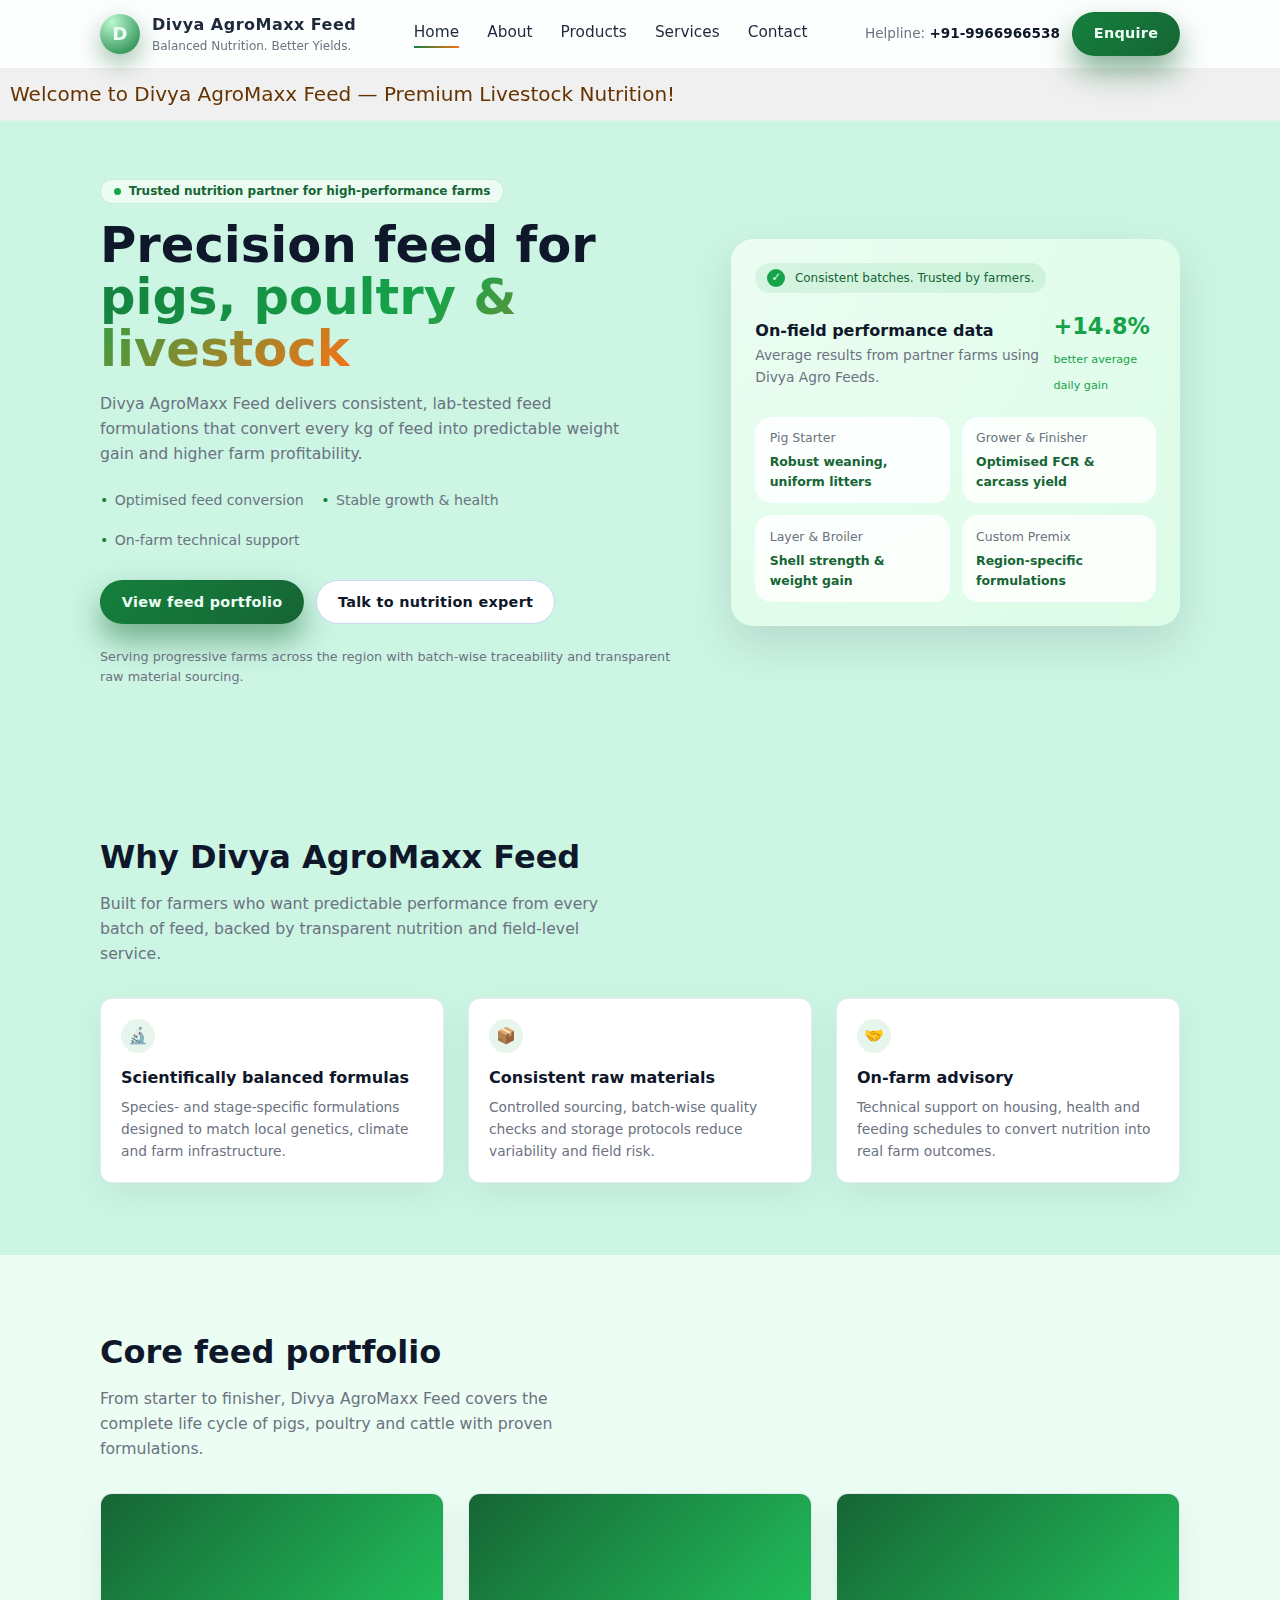
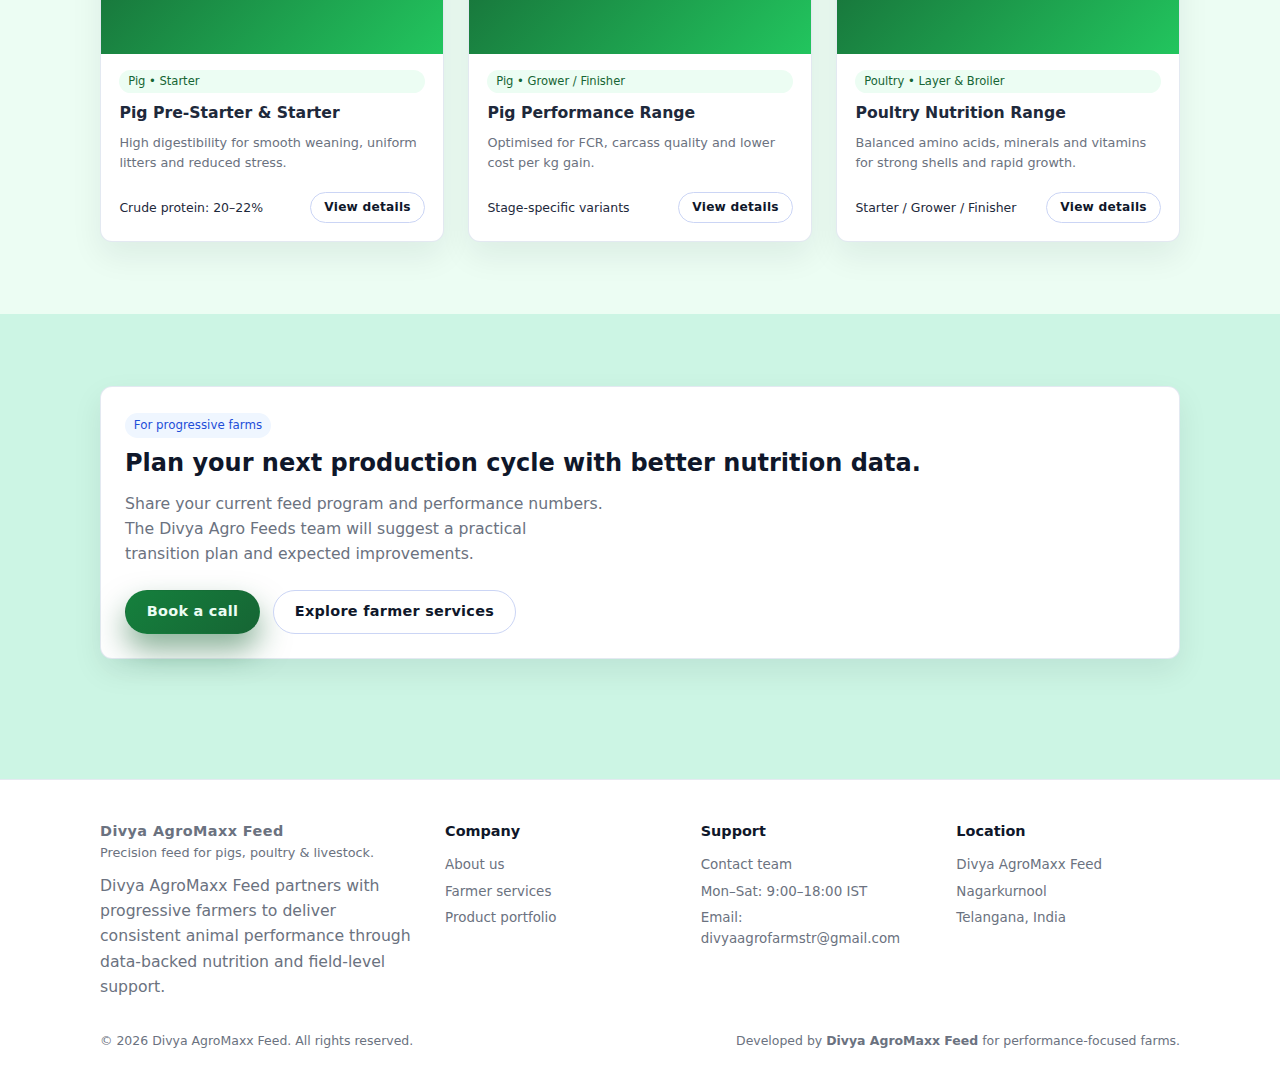
<file: index.html>
<!doctype html>
<html lang="en">
<head>
  <meta charset="utf-8">
  <title>Divya Agro Feeds | Performance Animal Nutrition</title>
  <meta name="viewport" content="width=device-width,initial-scale=1">
  <meta name="description" content="Divya AgroMaxx Feed supplies performance-focused pig, poultry and cattle feed with consistent quality, technical advisory and on-farm support.">
  <link rel="stylesheet" href="style.css">
</head>
<body>


<!-- HEADER (same snippet, set Home active) -->
<header class="site-header">
  <div class="container">
    <nav class="navbar">
      <div class="nav-left">
        <div class="brand-mark">D</div>
        <div class="brand-text">
          <span>Divya AgroMaxx Feed</span>
          <span>Balanced Nutrition. Better Yields.</span>
        </div>
      </div>
      <div class="nav-links">
        <a href="index.html" class="active">Home</a>
        <a href="about.html">About</a>
        <a href="products.html">Products</a>
        <a href="services.html">Services</a>
        <a href="contact.html">Contact</a>
      </div>
      <div class="nav-cta">
        <div class="phone">Helpline: <strong>+91-9966966538</strong></div>
        <a href="contact.html" class="btn btn-primary">Enquire</a>
      </div>
      <button class="nav-toggle" aria-label="Toggle navigation">
        <span></span>
      </button>
    </nav>
    <!-- <div class="mobile-nav">
      <div class="mobile-nav-inner">
        <a href="index.html">Home</a>
        <a href="about.html">About</a>
        <a href="products.html">Products</a>
        <a href="services.html">Services</a>
        <a href="contact.html">Contact</a>
      </div>
    </div> -->
  </div>
<div class="scroll-container">
  <div class="scroll-text">Welcome to Divya AgroMaxx Feed — Premium Livestock Nutrition!</div>
</div>
</header>

<main>
  <!-- Hero -->
  <section class="hero">
    <div class="container">
      <div class="hero-inner">
        <div>
          <div class="hero-kicker">
            <span class="dot"></span>
            Trusted nutrition partner for high-performance farms
          </div>
          <h1>
            Precision feed for
            <span class="highlight">pigs, poultry & livestock</span>
          </h1>
          <p class="hero-subtitle">
            Divya AgroMaxx Feed delivers consistent, lab-tested feed formulations that convert every kg of feed into predictable weight gain and higher farm profitability.
          </p>
          <div class="hero-metas">
            <span>Optimised feed conversion</span>
            <span>Stable growth & health</span>
            <span>On-farm technical support</span>
          </div>
          <div class="hero-actions">
            <a href="products.html" class="btn btn-primary">View feed portfolio</a>
            <a href="contact.html" class="btn btn-outline">Talk to nutrition expert</a>
          </div>
          <div class="hero-footnote">
            Serving progressive farms across the region with batch-wise traceability and transparent raw material sourcing.
          </div>
        </div>

        <div class="hero-visual">
          <div class="hero-card">
            <div class="hero-badge">
              <span class="icon">✓</span>
              Consistent batches. Trusted by farmers.
            </div>
            <div class="hero-metric">
              <div>
                <h3>On-field performance data</h3>
                <p>Average results from partner farms using Divya Agro Feeds.</p>
              </div>
              <div>
                <strong>+14.8%</strong>
                <span style="font-size:0.7rem;color:#16a34a;">better average daily gain</span>
              </div>
            </div>
            <div class="hero-strip">
              <div class="hero-strip-item">
                <span class="label">Pig Starter</span>
                <span class="value">Robust weaning, uniform litters</span>
              </div>
              <div class="hero-strip-item">
                <span class="label">Grower & Finisher</span>
                <span class="value">Optimised FCR & carcass yield</span>
              </div>
              <div class="hero-strip-item">
                <span class="label">Layer & Broiler</span>
                <span class="value">Shell strength & weight gain</span>
              </div>
              <div class="hero-strip-item">
                <span class="label">Custom Premix</span>
                <span class="value">Region-specific formulations</span>
              </div>
            </div>
          </div>
        </div>
      </div>
    </div>
  </section>

  <!-- Why Divya Agro Feeds -->
  <section class="section">
    <div class="container">
      <div class="section-heading">
        <h2>Why Divya AgroMaxx Feed</h2>
        <p>Built for farmers who want predictable performance from every batch of feed, backed by transparent nutrition and field-level service.</p>
      </div>
      <div class="features-grid">
        <div class="feature-card">
          <div class="feature-icon">🔬</div>
          <h3>Scientifically balanced formulas</h3>
          <p>Species- and stage-specific formulations designed to match local genetics, climate and farm infrastructure.</p>
        </div>
        <div class="feature-card">
          <div class="feature-icon">📦</div>
          <h3>Consistent raw materials</h3>
          <p>Controlled sourcing, batch-wise quality checks and storage protocols reduce variability and field risk.</p>
        </div>
        <div class="feature-card">
          <div class="feature-icon">🤝</div>
          <h3>On-farm advisory</h3>
          <p>Technical support on housing, health and feeding schedules to convert nutrition into real farm outcomes.</p>
        </div>
      </div>
    </div>
  </section>

  <!-- Highlighted products -->
  <section class="section" style="background:var(--bg-light);">
    <div class="container">
      <div class="section-heading">
        <h2>Core feed portfolio</h2>
        <p>From starter to finisher, Divya AgroMaxx Feed covers the complete life cycle of pigs, poultry and cattle with proven formulations.</p>
      </div>
      <div class="product-grid">
        <article class="product-card">
          <div class="product-media"></div>
          <div class="product-body">
            <span class="product-tag">Pig • Starter</span>
            <div class="product-name"> Pig Pre-Starter & Starter</div>
            <p class="product-meta">High digestibility for smooth weaning, uniform litters and reduced stress.</p>
            <div class="product-footer">
              <span>Crude protein: 20–22%</span>
              <a href="products.html" class="btn btn-outline" style="padding:0.3rem 0.8rem;font-size:0.76rem;">View details</a>
            </div>
          </div>
        </article>

        <article class="product-card">
          <div class="product-media"></div>
          <div class="product-body">
            <span class="product-tag">Pig • Grower / Finisher</span>
            <div class="product-name"> Pig Performance Range</div>
            <p class="product-meta">Optimised for FCR, carcass quality and lower cost per kg gain.</p>
            <div class="product-footer">
              <span>Stage-specific variants</span>
              <a href="products.html" class="btn btn-outline" style="padding:0.3rem 0.8rem;font-size:0.76rem;">View details</a>
            </div>
          </div>
        </article>

        <article class="product-card">
          <div class="product-media"></div>
          <div class="product-body">
            <span class="product-tag">Poultry • Layer & Broiler</span>
            <div class="product-name"> Poultry Nutrition Range</div>
            <p class="product-meta">Balanced amino acids, minerals and vitamins for strong shells and rapid growth.</p>
            <div class="product-footer">
              <span>Starter / Grower / Finisher</span>
              <a href="products.html" class="btn btn-outline" style="padding:0.3rem 0.8rem;font-size:0.76rem;">View details</a>
            </div>
          </div>
        </article>
      </div>
    </div>
  </section>

  <!-- Call to action -->
  <section class="section">
    <div class="container">
      <div class="card" style="display:flex;flex-wrap:wrap;align-items:center;justify-content:space-between;gap:1.5rem;">
        <div>
          <div class="badge-soft">For progressive farms</div>
          <h2 style="margin-top:0.4rem;">Plan your next production cycle with better nutrition data.</h2>
          <p style="margin-top:0.5rem;color:var(--text-muted);max-width:30rem;">
            Share your current feed program and performance numbers. The Divya Agro Feeds team will suggest a practical transition plan and expected improvements.
          </p>
        </div>
        <div>
          <a href="contact.html" class="btn btn-primary" style="margin-right:0.5rem;">Book a call</a>
          <a href="services.html" class="btn btn-outline">Explore farmer services</a>
        </div>
      </div>
    </div>
  </section>
</main>

<!-- FOOTER (same as shared snippet) -->
<footer class="site-footer">
  <div class="container">
    <div class="footer-grid">
      <div class="footer-brand">
        <div class="brand-text" style="margin-bottom:0.6rem;">
          <span>Divya AgroMaxx Feed</span>
          <span style="font-size:0.8rem;">Precision feed for pigs, poultry & livestock.</span>
        </div>
        <p>Divya AgroMaxx Feed partners with progressive farmers to deliver consistent animal performance through data-backed nutrition and field-level support.</p>
      </div>
      <div>
        <div class="footer-heading">Company</div>
        <ul class="footer-links">
          <li><a href="about.html">About us</a></li>
          <li><a href="services.html">Farmer services</a></li>
          <li><a href="products.html">Product portfolio</a></li>
        </ul>
      </div>
      <div>
        <div class="footer-heading">Support</div>
        <ul class="footer-links">
          <li><a href="contact.html">Contact team</a></li>
          <li><span>Mon–Sat: 9:00–18:00 IST</span></li>
          <li><span>Email: divyaagrofarmstr@gmail.com</span></li>
        </ul>
      </div>
      <div>
        <div class="footer-heading">Location</div>
        <ul class="footer-links">
          <li>Divya AgroMaxx Feed</li>
          <li>Nagarkurnool</li>
          <li>Telangana, India</li>
        </ul>
      </div>
    </div>
    <div class="footer-bottom">
      <span>© <span id="yearSpan">2025</span> Divya AgroMaxx Feed. All rights reserved.</span>
      <span>Developed by <b>Divya AgroMaxx Feed</b> for performance-focused farms.</span>
    </div>
  </div>
</footer>

<script>
  const y = document.getElementById("yearSpan");
  if (y) y.textContent = new Date().getFullYear();
</script>
<script src="main.js"></script>
</body>
</html>
</file>
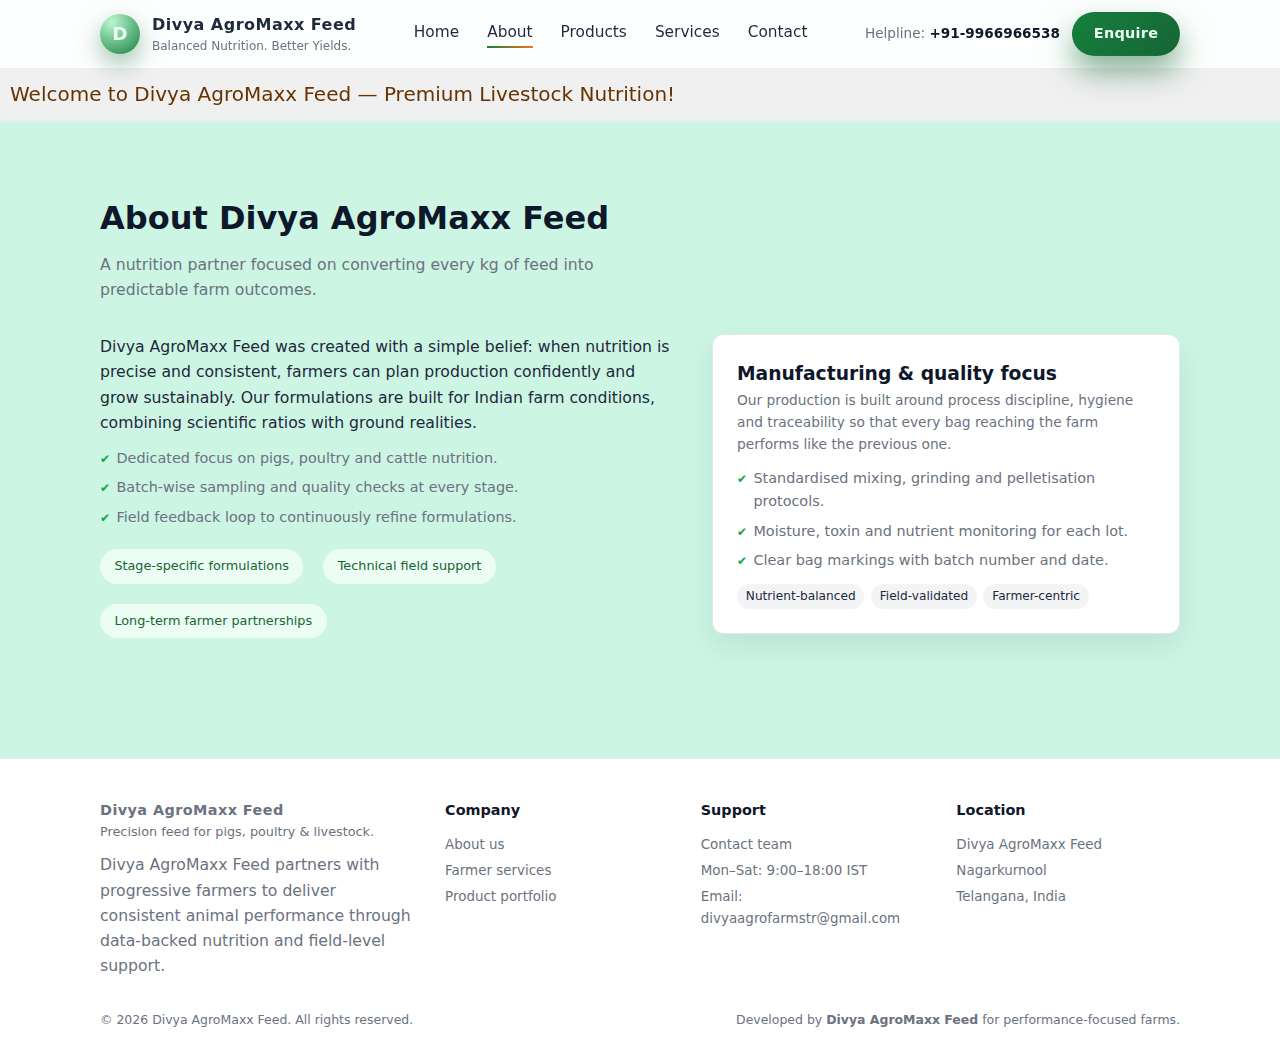
<file: about.html>
<!doctype html>
<html lang="en">
<head>
  <meta charset="utf-8">
  <title>About | Divya AgroMaxx Feed</title>
  <meta name="viewport" content="width=device-width,initial-scale=1">
  <meta name="description" content="Learn about Divya AgroMaxx Feed, our mission, manufacturing practices and commitment to farmer profitability.">
  <link rel="stylesheet" href="style.css">
</head>
<body>

<!-- HEADER (About active) -->
<header class="site-header">
  <div class="container">
    <nav class="navbar">
      <div class="nav-left">
        <div class="brand-mark">D</div>
        <div class="brand-text">
          <span>Divya AgroMaxx Feed</span>
          <span>Balanced Nutrition. Better Yields.</span>
        </div>
      </div>
      <div class="nav-links">
        <a href="index.html">Home</a>
        <a href="about.html" class="active">About</a>
        <a href="products.html">Products</a>
        <a href="services.html">Services</a>
        <a href="contact.html">Contact</a>
      </div>
      <div class="nav-cta">
        <div class="phone">Helpline: <strong>+91-9966966538</strong></div>
        <a href="contact.html" class="btn btn-primary">Enquire</a>
      </div>
      <button class="nav-toggle" aria-label="Toggle navigation">
        <span></span>
      </button>
    </nav>
   <!--- <div class="mobile-nav">
      <div class="mobile-nav-inner">
        <a href="index.html">Home</a>
        <a href="about.html">About</a>
        <a href="products.html">Products</a>
        <a href="services.html">Services</a>
        <a href="contact.html">Contact</a>
      </div> -->
    </div>
  </div>
  <div class="scroll-container">
  <div class="scroll-text">Welcome to Divya AgroMaxx Feed — Premium Livestock Nutrition!</div>
</div>
</header>

<main>
  <section class="section">
    <div class="container">
      <div class="section-heading">
        <h2>About Divya AgroMaxx Feed</h2>
        <p>A nutrition partner focused on converting every kg of feed into predictable farm outcomes.</p>
      </div>

      <div class="split">
        <div>
          <p>
            Divya AgroMaxx Feed was created with a simple belief: when nutrition is precise and consistent, farmers can plan production confidently and grow sustainably.
            Our formulations are built for Indian farm conditions, combining scientific ratios with ground realities.
          </p>
          <ul class="checklist">
            <li>Dedicated focus on pigs, poultry and cattle nutrition.</li>
            <li>Batch-wise sampling and quality checks at every stage.</li>
            <li>Field feedback loop to continuously refine formulations.</li>
          </ul>
          <div class="stats-row">
            <span class="stat-pill">Stage-specific formulations</span>
            <span class="stat-pill">Technical field support</span>
            <span class="stat-pill">Long-term farmer partnerships</span>
          </div>
        </div>

        <div class="card">
          <h3>Manufacturing & quality focus</h3>
          <p class="text-muted">
            Our production is built around process discipline, hygiene and traceability so that every bag reaching the farm performs like the previous one.
          </p>
          <ul class="checklist">
            <li>Standardised mixing, grinding and pelletisation protocols.</li>
            <li>Moisture, toxin and nutrient monitoring for each lot.</li>
            <li>Clear bag markings with batch number and date.</li>
          </ul>
          <div class="chip-row">
            <span class="chip">Nutrient-balanced</span>
            <span class="chip">Field-validated</span>
            <span class="chip">Farmer-centric</span>
          </div>
        </div>
      </div>
    </div>
  </section>
</main>

<!-- FOOTER -->
<footer class="site-footer">
  <div class="container">
    <div class="footer-grid">
      <div class="footer-brand">
        <div class="brand-text" style="margin-bottom:0.6rem;">
          <span>Divya AgroMaxx Feed</span>
          <span style="font-size:0.8rem;">Precision feed for pigs, poultry & livestock.</span>
        </div>
        <p>Divya AgroMaxx Feed partners with progressive farmers to deliver consistent animal performance through data-backed nutrition and field-level support.</p>
      </div>
      <div>
        <div class="footer-heading">Company</div>
        <ul class="footer-links">
          <li><a href="about.html">About us</a></li>
          <li><a href="services.html">Farmer services</a></li>
          <li><a href="products.html">Product portfolio</a></li>
        </ul>
      </div>
      <div>
        <div class="footer-heading">Support</div>
        <ul class="footer-links">
          <li><a href="contact.html">Contact team</a></li>
          <li><span>Mon–Sat: 9:00–18:00 IST</span></li>
          <li><span>Email: divyaagrofarmstr@gmail.com</span></li>
        </ul>
      </div>
      <div>
        <div class="footer-heading">Location</div>
        <ul class="footer-links">
          <li>Divya AgroMaxx Feed</li>
          <li>Nagarkurnool</li>
          <li>Telangana, India</li>
        </ul>
      </div>
    </div>
    <div class="footer-bottom">
      <span>© <span id="yearSpan">2025</span> Divya AgroMaxx Feed. All rights reserved.</span>
      <span>Developed by <b>Divya AgroMaxx Feed</b> for performance-focused farms.</span>
    </div>
  </div>
</footer>

<script>
  const y = document.getElementById("yearSpan");
  if (y) y.textContent = new Date().getFullYear();
</script>
<script src="main.js"></script>
</body>
</html>
</file>
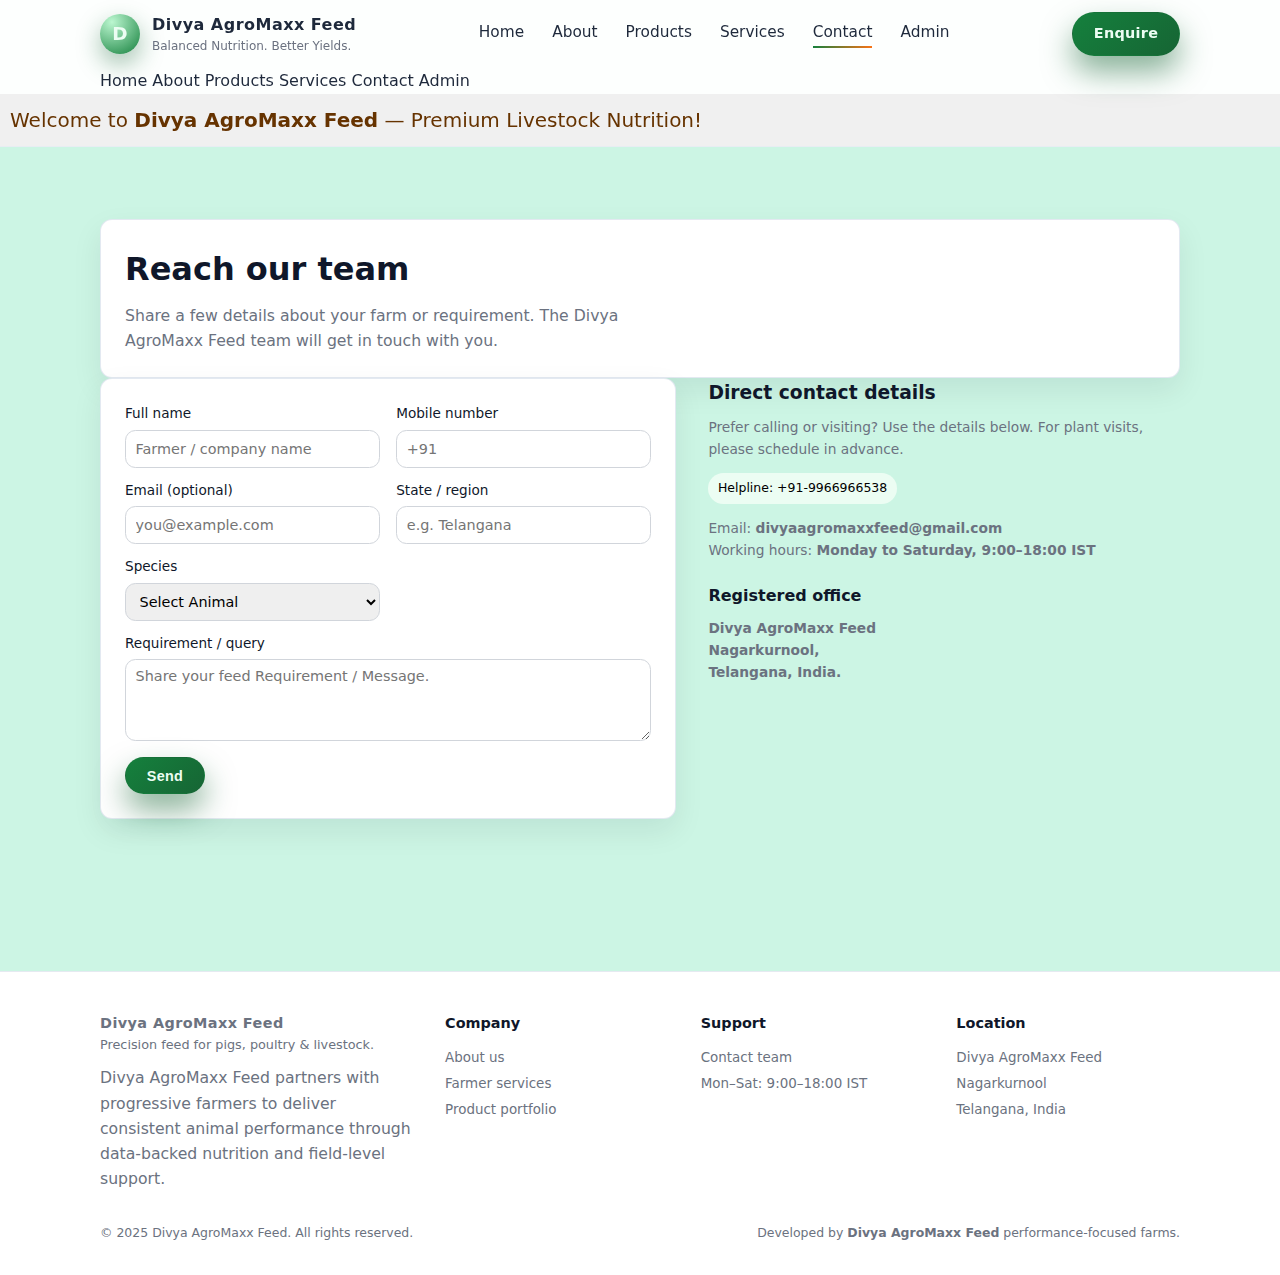
<file: contact.html>
<!doctype html>
<html lang="en">
<head>
  <meta charset="utf-8">
  <title>Contact | Divya AgroMaxx Feed</title>
  <meta name="viewport" content="width=device-width,initial-scale=1">
  <meta name="description" content="Contact Divya AgroMaxx Feed for feed enquiries, technical advisory or partnership discussions.">
  <link rel="stylesheet" href="style.css">
</head>
<body>

<!-- HEADER (Contact active) -->
<header class="site-header">
  <div class="container">
    <nav class="navbar">
      <div class="nav-left">
        <div class="brand-mark">D</div>
        <div class="brand-text">
          <span>Divya AgroMaxx Feed</span>
          <span>Balanced Nutrition. Better Yields.</span>
        </div>
      </div>
      <div class="nav-links">
        <a href="index.html">Home</a>
        <a href="about.html">About</a>
        <a href="products.html">Products</a>
        <a href="services.html">Services</a>
        <a href="contact.html" class="active">Contact</a>
        <a href="Login.html">Admin</a>
      </div>
      <div class="nav-cta">
        <!------ <div class="phone">Helpline: <strong>+91-9966966538</strong></div> ------>
        <a href="contact.html" class="btn btn-primary">Enquire</a>
      </div>
      <button class="nav-toggle" aria-label="Toggle navigation">
        <span></span>
      </button>
    </nav>
   <div class="mobile-nav">
      <div class="mobile-nav-inner">
        <a href="index.html">Home</a>
        <a href="about.html">About</a>
        <a href="products.html">Products</a>
        <a href="services.html">Services</a>
        <a href="contact.html">Contact</a>
        <a href="Login.html">Admin</a>
      </div>
    </div> 
  </div>
  <div class="scroll-container">
  <div class="scroll-text">Welcome to <b>Divya AgroMaxx Feed</b> — Premium Livestock Nutrition!</div>
</div>
</header>

<main>
  <section class="section">
    <div class="container">
      <div class="section-heading">
        <div class="contact-card">
        <h2>Reach our team</h2>
        <p>Share a few details about your farm or requirement. The Divya AgroMaxx Feed team will get in touch with you.</p>
      </div>

      <div class="contact-wrapper">
        <div class="contact-card">
            <div class="form-grid">
              <div class="form-group">
                <label for="name">Full name</label>
                <input type="text" id="name" name="name" required placeholder="Farmer / company name">
              </div>
              <div class="form-group">
                <label for="phone">Mobile number</label>
                <input type="tel" id="phone" name="phone" required placeholder="+91">
              </div>
              <div class="form-group">
                <label for="email">Email (optional)</label>
                <input type="email" id="email" name="email" placeholder="you@example.com">
              </div>
              <div class="form-group">
                <label for="state">State / region</label>
                <input type="text" id="state" name="state" placeholder="e.g. Telangana">
              </div>
              <div class="form-group">
                <label for="species">Species</label>
                <select id="species" name="species">
                  <option value="">Select Animal</option>
                  <option>Pig</option>
                  <option>Poultry – Broiler</option>
                  <option>Poultry – Layer</option>
                  <option>Cattle / Dairy</option>
                  <option>Multiple species</option>
                  <option>Other</option>
                </select>
              </div>
              <div class="form-group full">
                <label for="message">Requirement / query</label>
                <textarea id="message" name="message" rows="4" placeholder="Share your feed Requirement / Message."></textarea>
              </div>
            </div>
           
            <button onclick="sendData()"  class="btn btn-primary" style="margin-top:1rem;">Send</button>
           <div id="response"></div>
             </div>
      

        <div>
          <h3>Direct contact details</h3>
          <p class="text-muted">
            Prefer calling or visiting? Use the details below. For plant visits, please schedule in advance.
          </p>
          <div style="margin-top:0.8rem;">
            <div class="contact-badge">Helpline: +91-9966966538</div>
          </div>
          <p class="text-muted" style="margin-top:0.8rem;">
            Email: <b>divyaagromaxxfeed@gmail.com</b><br>
            Working hours: <b>Monday to Saturday, 9:00–18:00 IST</b> </p>
          </p>
          <h4 style="margin-top:1.4rem;">Registered office</h4><b>
          <p class="text-muted">
            Divya AgroMaxx Feed<br>
            Nagarkurnool,<br>
            Telangana, India.
          </p></b>
        </div>
      </div>
    </div>
  </section>
</main>

<!-- FOOTER -->
<footer class="site-footer">
  <div class="container">
    <div class="footer-grid">
      <div class="footer-brand">
        <div class="brand-text" style="margin-bottom:0.6rem;">
          <span>Divya AgroMaxx Feed</span>
          <span style="font-size:0.8rem;">Precision feed for pigs, poultry & livestock.</span>
        </div>
        <p>Divya AgroMaxx Feed partners with progressive farmers to deliver consistent animal performance through data-backed nutrition and field-level support.</p>
      </div>
      <div>
        <div class="footer-heading">Company</div>
        <ul class="footer-links">
          <li><a href="about.html">About us</a></li>
          <li><a href="services.html">Farmer services</a></li>
          <li><a href="products.html">Product portfolio</a></li>
        </ul>
      </div>
      <div>
        <div class="footer-heading">Support</div>
        <ul class="footer-links">
          <li><a href="contact.html">Contact team</a></li>
          <li><span>Mon–Sat: 9:00–18:00 IST</span></li>
<!--------          <li><span>Email:divyaagromaxxfeed@gmail.com</span></li>        -------->
        </ul>
      </div>
      <div>
        <div class="footer-heading">Location</div>
        <ul class="footer-links">
          <li>Divya AgroMaxx Feed</li>
          <li>Nagarkurnool</li>
          <li>Telangana, India</li>
        </ul>
      </div>
    </div>
    <div class="footer-bottom">
      <span>© <span id="yearSpan">2025</span> Divya AgroMaxx Feed. All rights reserved.</span>
      <span>Developed by <b>Divya AgroMaxx Feed</b> performance-focused farms.</span>
    </div>
  </div>
</footer>

<script>
    const WEB_APP_URL = "https://script.google.com/macros/s/AKfycbzr4ngtC6PtJ1aLuUX6pWzgK26Hmvh6hl1EEr9bXyhTGZoF19zQktewwIQf-s266GCZyw/exec"; 
    // Example: https://script.google.com/macros/s/AKfycbxxxxxxx/exec
    function sendData() {
    const name = document.getElementById("name");
    const phone = document.getElementById("phone");
    const email = document.getElementById("email");
    const state = document.getElementById("state");
    const species = document.getElementById("species");
    const message = document.getElementById("message");
    const responseBox = document.getElementById("response");

    if (!name.value.trim() || !email.value.trim()) {
        responseBox.innerHTML = "<p class='error'>Name and email are required.</p>";
        return;
    }

    const payload = {
        name: name.value,
        phone: phone.value,
        email: email.value,
        state: state.value,
        species: species.value,
        message: message.value
    };

    responseBox.innerHTML = "<p>Sending...</p>";

    fetch(WEB_APP_URL, {
        method: "POST",
        mode: "no-cors",   // If needed for local file
        headers: { "Content-Type": "application/json" },
        body: JSON.stringify(payload)
    })
    .then(() => {
        responseBox.innerHTML = "<p class='success'>Data sent successfully!</p>";

        // 🔥 Reset form fields
        name.value = "";
        phone.value = "";
        email.value = "";
        state.value = "";
        species.value = "";
        message.value = "";

    })
    .catch((err) => {
        responseBox.innerHTML = "<p class='error'>Request failed: " + err + "</p>";
    });
}
        
</script>

</body>
</html>
</file>
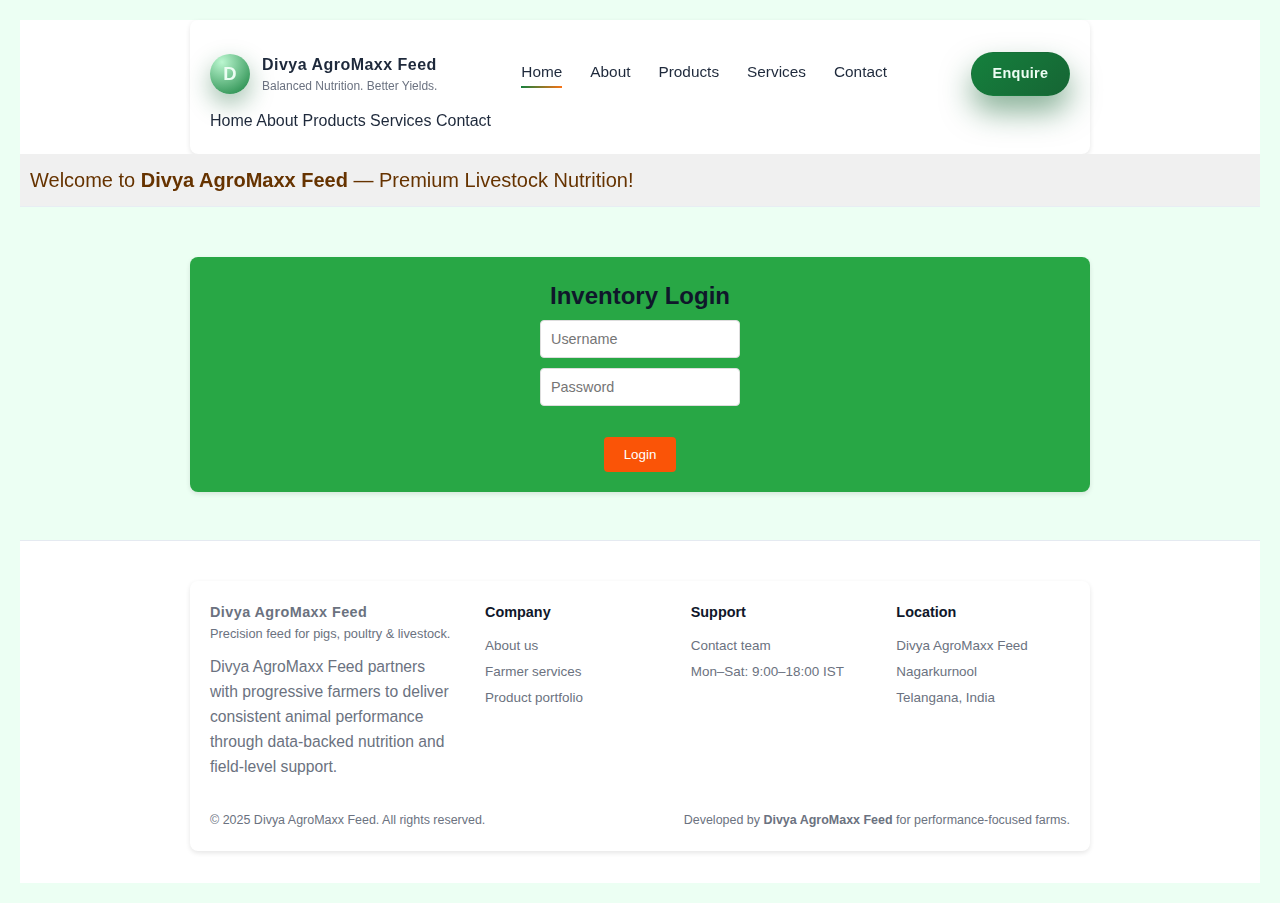
<file: Login.html>
<!DOCTYPE html>
<html lang="en">
<head>
    <meta charset="UTF-8">
    <link rel="stylesheet" href="style.css">
    <meta name="viewport" content="width=device-width, initial-scale=1.0">
    <title>Divya AgroMaxx Feed - Inventory</title>
    <style>
      /*  body { font-family: sans-serif; padding: 20px; background-color: #f4f4f9; }  */
        body { font-family: sans-serif; padding: 20px; background-color: #ECFFF3; }
        .container { max-width: 900px; margin: 0 auto; background: white; padding: 20px; border-radius: 8px; box-shadow: 0 2px 5px rgba(0,0,0,0.1); }
        
        /* Login Styles */
        #login-section { text-align: center; margin-top: 50px; background-color: #28a745;}
        input { padding: 10px; margin: 5px; border: 1px solid #ddd; border-radius: 4px; width: 200px; }
        button { padding: 10px 20px; background-color: #fa5407; color: white; border: none; border-radius: 4px; cursor: pointer; }
        button:hover { background-color: #4b38f7; }
        button.delete { background-color: #dc3545; }
        button.edit { background-color: #ffc107; color: black; }

        /* Dashboard Styles */
        .dashboard { display: flex; gap: 20px; margin-bottom: 20px; padding: 15px; background: #e9ecef; border-radius: 5px; }
        .card { flex: 1; background: rgb(149, 236, 215); padding: 15px; border-radius: 5px; text-align: center; box-shadow: 0 1px 3px rgba(0,0,0,0.1); }
        .card h3 { margin: 0 0 10px 0; font-size: 14px; color: #666; }
        .card div { font-size: 24px; font-weight: bold; color: #333; }

        /* Table Styles */
        table { width: 100%; border-collapse: collapse; margin-top: 20px; }
        th, td { padding: 12px; text-align: left; border-bottom: 1px solid #ddd; }
      /*  th { background-color: #f8f9fa; } */
        th { background-color: #7df191; }

        
        /* Hidden Utilities */
        .hidden { display: none; }
        #loading { color: #666; font-style: italic; }
    </style>
</head>
<body>
<!-- HEADER (same snippet, set Home active) -->
<header class="site-header">
  <div class="container">
    <nav class="navbar">
      <div class="nav-left">
        <div class="brand-mark">D</div>
        <div class="brand-text">
          <span>Divya AgroMaxx Feed</span>
          <span>Balanced Nutrition. Better Yields.</span>
        </div>
      </div>
      <div class="nav-links">
        <a href="index.html" class="active">Home</a>
        <a href="about.html">About</a>
        <a href="products.html">Products</a>
        <a href="services.html">Services</a>
        <a href="contact.html">Contact</a>
      </div>
      <div class="nav-cta">
        <a href="contact.html" class="btn btn-primary">Enquire</a>
      </div>
      <button class="nav-toggle" aria-label="Toggle navigation">
        <span></span>
      </button>
    </nav>
     <div class="mobile-nav">
      <div class="mobile-nav-inner">
        <a href="index.html">Home</a>
        <a href="about.html">About</a>
        <a href="products.html">Products</a>
        <a href="services.html">Services</a>
        <a href="contact.html">Contact</a>
      </div>
    </div> 
  </div>
<div class="scroll-container">
  <div class="scroll-text">Welcome to <b>Divya AgroMaxx Feed</b> — Premium Livestock Nutrition!</div>
</div>
</header>




    <div id="login-section" class="container">
        <h2>Inventory Login</h2>
        <input type="text" id="username" placeholder="Username" value="">
        <br>
        <input type="password" id="password" placeholder="Password" value="">
        <br><br>
        <button onclick="handleLogin()">Login</button>
        <p id="login-msg"></p>
    </div>

    <div id="app-section" class="container hidden">
        <div style="display:flex; justify-content:space-between; align-items:center;">
            <div style="align-items:center;"><h2><b>Divya AgroMaxx Feed</b><br>
           <!-- <h2>Inventory Manager</h2>  -->Inventory Manager</h2></div>
            <button onclick="logout()" style="background:#fc0404;"><b>Logout</b></button>
        </div>

        <div class="dashboard">
            <div class="card">
                <h3>Total Products</h3>
                <div id="dash-count">0</div>
            </div>
            <div class="card">
                <h3>Total Stock (50kg Bags)</h3>
                <div id="dash-qty">0</div>
            </div>
            <div class="card">
                <h3>Est. Stock Value</h3>
                <div id="dash-value">0</div>
            </div>
        </div>

        <hr>

        <h3>Manage Items</h3>
        <input type="hidden" id="item-id" >
        <input type="text" id="item-name" placeholder="Product Name">
        <input type="number" id="item-qty" placeholder="Qty (50kg)">
        <input type="number" id="item-price" placeholder="Price / 50kg">
        <button onclick="saveItem()" id="save-btn"><b>Add Product</b></button>
        <button onclick="cancelEdit()" id="cancel-btn" class="hidden" style="background:#6c757d;"><b>Cancel</b></button>
        <p id="loading" class="hidden">Processing...</p>

        <table>
            <thead>
                <tr>
                    <th>Product Name</th>
                    <th>Qty (50kg)</th>
                    <th>Price/50kg</th>
                    <th>Actions</th>
                </tr>
            </thead>
            <tbody id="data-table-body">
                </tbody>
        </table>
    </div>

<!-- FOOTER (same as shared snippet) -->
<footer class="site-footer">
  <div class="container">
    <div class="footer-grid">
      <div class="footer-brand">
        <div class="brand-text" style="margin-bottom:0.6rem;">
          <span>Divya AgroMaxx Feed</span>
          <span style="font-size:0.8rem;">Precision feed for pigs, poultry & livestock.</span>
        </div>
        <p>Divya AgroMaxx Feed partners with progressive farmers to deliver consistent animal performance through data-backed nutrition and field-level support.</p>
      </div>
      <div>
        <div class="footer-heading">Company</div>
        <ul class="footer-links">
          <li><a href="about.html">About us</a></li>
          <li><a href="services.html">Farmer services</a></li>
          <li><a href="products.html">Product portfolio</a></li>
        </ul>
      </div>
      <div>
        <div class="footer-heading">Support</div>
        <ul class="footer-links">
          <li><a href="contact.html">Contact team</a></li>
          <li><span>Mon–Sat: 9:00–18:00 IST</span></li>
     <!------     <li><span>Email: divyaagrofarmstr@gmail.com</span></li>  ---->
        </ul>
      </div>
      <div>
        <div class="footer-heading">Location</div>
        <ul class="footer-links">
          <li>Divya AgroMaxx Feed</li>
          <li>Nagarkurnool</li>
          <li>Telangana, India</li>
        </ul>
      </div>
    </div>
    <div class="footer-bottom">
      <span>© <span id="yearSpan">2025</span> Divya AgroMaxx Feed. All rights reserved.</span>
      <span>Developed by <b>Divya AgroMaxx Feed</b> for performance-focused farms.</span>
    </div>
  </div>
</footer>





    <script>
        // PASTE YOUR DEPLOYED GOOGLE APPS SCRIPT URL HERE
        const SCRIPT_URL = 'https://script.google.com/macros/s/AKfycbxzWKWmZzGnmMbjVwtMyhcb5sS-DfhQr899YPHNsluMWd4J_8BUqUdhV4b2Sf7lvvT5/exec';

        let inventoryData = [];

        // --- AUTHENTICATION ---
        function handleLogin() {
            const u = document.getElementById('username').value;
            const p = document.getElementById('password').value;
            const msg = document.getElementById('login-msg');

            msg.innerText = "Verifying...";
            
            fetch(SCRIPT_URL, {
                method: 'POST',
                body: JSON.stringify({ action: 'login', username: u, password: p })
            })
            .then(res => res.json())
            .then(data => {
                if (data.status === 'success') {
                    document.getElementById('login-section').classList.add('hidden');
                    document.getElementById('app-section').classList.remove('hidden');
                    loadData(); // Load dashboard and table
                } else {
                    msg.innerText = "Incorrect credentials.";
                }
            });
        }

        function logout() {
            location.reload();
        }

        // --- READ & DASHBOARD ---
        function loadData() {
            document.getElementById('loading').classList.remove('hidden');
            fetch(SCRIPT_URL)
            .then(res => res.json())
            .then(json => {
                inventoryData = json.data;
                renderTable();
                updateDashboard();
                document.getElementById('loading').classList.add('hidden');
            });
        }

        function updateDashboard() {
            const totalProducts = inventoryData.length;
            const totalQty = inventoryData.reduce((sum, item) => sum + Number(item.quantity), 0);
            const totalValue = inventoryData.reduce((sum, item) => sum + (Number(item.quantity) * Number(item.price)), 0);

            document.getElementById('dash-count').innerText = totalProducts;
            document.getElementById('dash-qty').innerText = totalQty;
            document.getElementById('dash-value').innerText = "₹" + totalValue.toLocaleString();
        }

        function renderTable() {
            const tbody = document.getElementById('data-table-body');
            tbody.innerHTML = '';
            
            inventoryData.forEach(item => {
                const tr = document.createElement('tr');
                tr.innerHTML = `
                    <td>${item.name}</td>
                    <td>${item.quantity}</td>
                    <td>₹${item.price}</td>
                    <td>
                        <button class="edit" onclick="editItem(${item.id})">Edit</button>
                        <button class="delete" onclick="deleteItem(${item.id})">Delete</button>
                    </td>
                `;
                tbody.appendChild(tr);
            });
        }

        // --- CREATE & UPDATE ---
        function saveItem() {
            const id = document.getElementById('item-id').value;
            const name = document.getElementById('item-name').value;
            const qty = document.getElementById('item-qty').value;
            const price = document.getElementById('item-price').value;

            if(!name || !qty || !price) return alert("Please fill all fields");

            const action = id ? 'update' : 'create';
            const payload = { action: action, id: id, name: name, quantity: qty, price: price };

            document.getElementById('loading').classList.remove('hidden');

            fetch(SCRIPT_URL, {
                method: 'POST',
                body: JSON.stringify(payload)
            })
            .then(res => res.json())
            .then(response => {
                if(response.status === 'success') {
                    clearForm();
                    loadData();
                } else {
                    alert('Error: ' + response.message);
                }
            });
        }

        function editItem(id) {
            const item = inventoryData.find(i => i.id == id);
            if(item) {
                document.getElementById('item-id').value = item.id;
                document.getElementById('item-name').value = item.name;
                document.getElementById('item-qty').value = item.quantity;
                document.getElementById('item-price').value = item.price;
                
                document.getElementById('save-btn').innerText = "Update Item";
                document.getElementById('cancel-btn').classList.remove('hidden');
            }
        }

        function cancelEdit() {
            clearForm();
        }

        function clearForm() {
            document.getElementById('item-id').value = '';
            document.getElementById('item-name').value = '';
            document.getElementById('item-qty').value = '';
            document.getElementById('item-price').value = '';
            document.getElementById('save-btn').innerText = "Add Product";
            document.getElementById('cancel-btn').classList.add('hidden');
        }

        // --- DELETE ---
        function deleteItem(id) {
            if(!confirm("Are you sure you want to delete this item?")) return;

            document.getElementById('loading').classList.remove('hidden');
            
            fetch(SCRIPT_URL, {
                method: 'POST',
                body: JSON.stringify({ action: 'delete', id: id })
            })
            .then(res => res.json())
            .then(response => {
                loadData();
            });
        }
    </script>
</body>

</html>
</file>
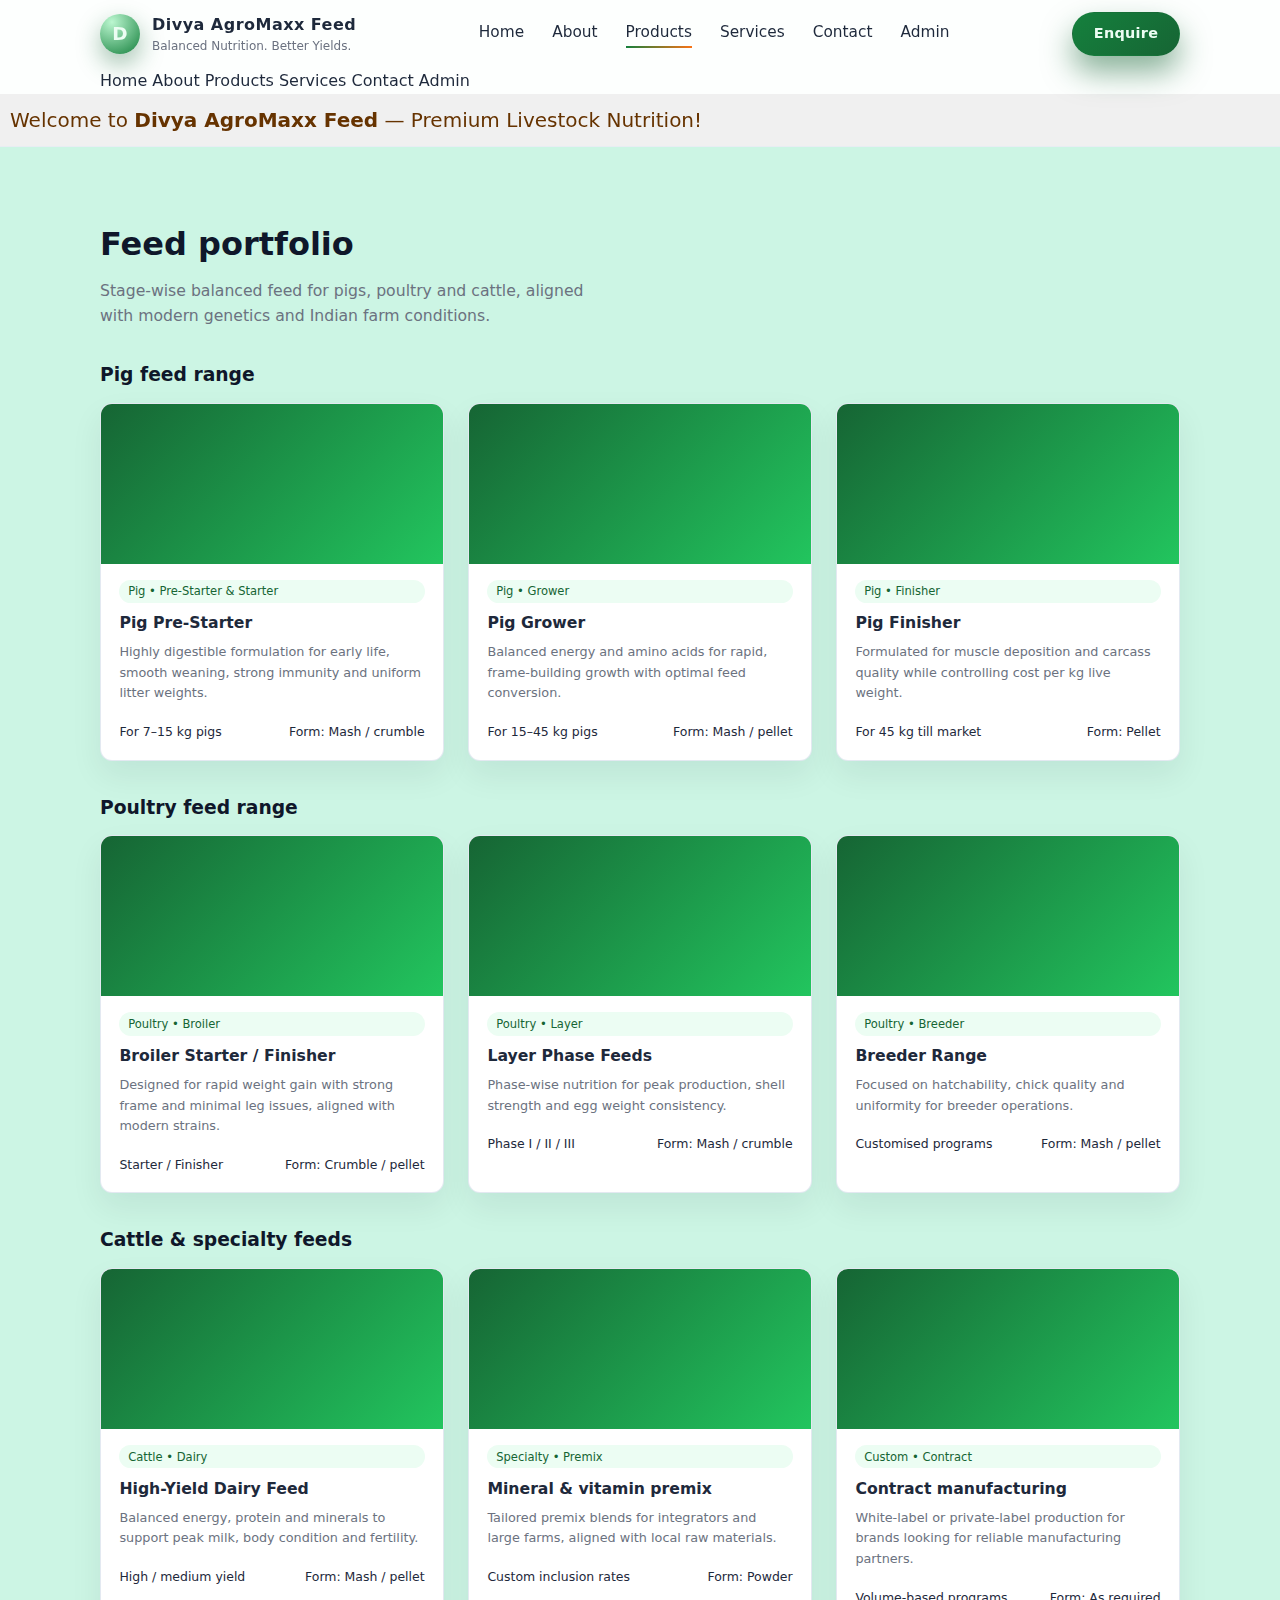
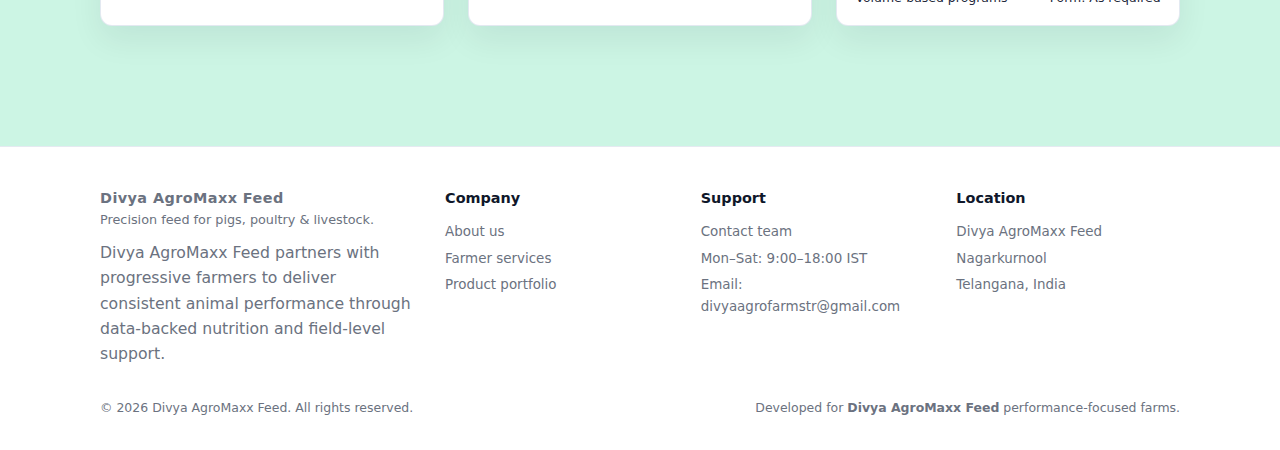
<file: products.html>
<!doctype html>
<html lang="en">
<head>
  <meta charset="utf-8">
  <title>Products | Divya AgroMaxx Feed</title>
  <meta name="viewport" content="width=device-width,initial-scale=1">
  <meta name="description" content="Explore Divya AgroMaxx Feed product portfolio for pigs, poultry and cattle with stage-specific formulations.">
  <link rel="stylesheet" href="style.css">
</head>
<body>

<!-- HEADER (Products active) -->
<header class="site-header">
  <div class="container">
    <nav class="navbar">
      <div class="nav-left">
        <div class="brand-mark">D</div>
        <div class="brand-text">
          <span>Divya AgroMaxx Feed</span>
          <span>Balanced Nutrition. Better Yields.</span>
        </div>
      </div>
      <div class="nav-links">
        <a href="index.html">Home</a>
        <a href="about.html">About</a>
        <a href="products.html" class="active">Products</a>
        <a href="services.html">Services</a>
        <a href="contact.html">Contact</a>
        <a href="Login.html">Admin</a>
      </div>
      <div class="nav-cta">
        <!------- <div class="phone">Helpline: <strong>+91-9966966538</strong></div>      ------------>
        <a href="contact.html" class="btn btn-primary">Enquire</a>
      </div>
      <button class="nav-toggle" aria-label="Toggle navigation">
        <span></span>
      </button>
    </nav>

    <div class="mobile-nav">
      <div class="mobile-nav-inner">
        <a href="index.html">Home</a>
        <a href="about.html">About</a>
        <a href="products.html">Products</a>
        <a href="services.html">Services</a>
        <a href="contact.html">Contact</a>
        <a href="Login.html">Admin</a>
      </div>
    </div>

  </div>
  <div class="scroll-container">
  <div class="scroll-text">Welcome to <b>Divya AgroMaxx Feed</b> — Premium Livestock Nutrition!</div>
</div>
</header>

<main>
  <section class="section">
    <div class="container">
      <div class="section-heading">
        <h2>Feed portfolio</h2>
        <p>Stage-wise balanced feed for pigs, poultry and cattle, aligned with modern genetics and Indian farm conditions.</p>
      </div>

      <h3 style="margin-bottom:0.8rem;">Pig feed range</h3>
      <div class="product-grid" style="margin-bottom:2rem;">
        <article class="product-card">
          <div class="product-media"></div>
          <div class="product-body">
            <span class="product-tag">Pig • Pre-Starter & Starter</span>
            <div class="product-name"> Pig Pre-Starter</div>
            <p class="product-meta">
              Highly digestible formulation for early life, smooth weaning, strong immunity and uniform litter weights.
            </p>
            <div class="product-footer">
              <span>For 7–15 kg pigs</span>
              <span>Form: Mash / crumble</span>
            </div>
          </div>
        </article>

        <article class="product-card">
          <div class="product-media"></div>
          <div class="product-body">
            <span class="product-tag">Pig • Grower</span>
            <div class="product-name"> Pig Grower</div>
            <p class="product-meta">
              Balanced energy and amino acids for rapid, frame-building growth with optimal feed conversion.
            </p>
            <div class="product-footer">
              <span>For 15–45 kg pigs</span>
              <span>Form: Mash / pellet</span>
            </div>
          </div>
        </article>

        <article class="product-card">
          <div class="product-media"></div>
          <div class="product-body">
            <span class="product-tag">Pig • Finisher</span>
            <div class="product-name"> Pig Finisher</div>
            <p class="product-meta">
              Formulated for muscle deposition and carcass quality while controlling cost per kg live weight.
            </p>
            <div class="product-footer">
              <span>For 45 kg till market</span>
              <span>Form: Pellet</span>
            </div>
          </div>
        </article>
      </div>

      <h3 style="margin-bottom:0.8rem;">Poultry feed range</h3>
      <div class="product-grid" style="margin-bottom:2rem;">
        <article class="product-card">
          <div class="product-media"></div>
          <div class="product-body">
            <span class="product-tag">Poultry • Broiler</span>
            <div class="product-name"> Broiler Starter / Finisher</div>
            <p class="product-meta">
              Designed for rapid weight gain with strong frame and minimal leg issues, aligned with modern strains.
            </p>
            <div class="product-footer">
              <span>Starter / Finisher</span>
              <span>Form: Crumble / pellet</span>
            </div>
          </div>
        </article>

        <article class="product-card">
          <div class="product-media"></div>
          <div class="product-body">
            <span class="product-tag">Poultry • Layer</span>
            <div class="product-name"> Layer Phase Feeds</div>
            <p class="product-meta">
              Phase-wise nutrition for peak production, shell strength and egg weight consistency.
            </p>
            <div class="product-footer">
              <span>Phase I / II / III</span>
              <span>Form: Mash / crumble</span>
            </div>
          </div>
        </article>

        <article class="product-card">
          <div class="product-media"></div>
          <div class="product-body">
            <span class="product-tag">Poultry • Breeder</span>
            <div class="product-name"> Breeder Range</div>
            <p class="product-meta">
              Focused on hatchability, chick quality and uniformity for breeder operations.
            </p>
            <div class="product-footer">
              <span>Customised programs</span>
              <span>Form: Mash / pellet</span>
            </div>
          </div>
        </article>
      </div>

      <h3 style="margin-bottom:0.8rem;">Cattle & specialty feeds</h3>
      <div class="product-grid">
        <article class="product-card">
          <div class="product-media"></div>
          <div class="product-body">
            <span class="product-tag">Cattle • Dairy</span>
            <div class="product-name"> High-Yield Dairy Feed</div>
            <p class="product-meta">
              Balanced energy, protein and minerals to support peak milk, body condition and fertility.
            </p>
            <div class="product-footer">
              <span>High / medium yield</span>
              <span>Form: Mash / pellet</span>
            </div>
          </div>
        </article>

        <article class="product-card">
          <div class="product-media"></div>
          <div class="product-body">
            <span class="product-tag">Specialty • Premix</span>
            <div class="product-name">Mineral & vitamin premix</div>
            <p class="product-meta">
              Tailored premix blends for integrators and large farms, aligned with local raw materials.
            </p>
            <div class="product-footer">
              <span>Custom inclusion rates</span>
              <span>Form: Powder</span>
            </div>
          </div>
        </article>

        <article class="product-card">
          <div class="product-media"></div>
          <div class="product-body">
            <span class="product-tag">Custom • Contract</span>
            <div class="product-name">Contract manufacturing</div>
            <p class="product-meta">
              White-label or private-label production for brands looking for reliable manufacturing partners.
            </p>
            <div class="product-footer">
              <span>Volume-based programs</span>
              <span>Form: As required</span>
            </div>
          </div>
        </article>
      </div>
    </div>
  </section>
</main>

<!-- FOOTER -->
<footer class="site-footer">
  <div class="container">
    <div class="footer-grid">
      <div class="footer-brand">
        <div class="brand-text" style="margin-bottom:0.6rem;">
          <span>Divya AgroMaxx Feed</span>
          <span style="font-size:0.8rem;">Precision feed for pigs, poultry & livestock.</span>
        </div>
        <p>Divya AgroMaxx Feed partners with progressive farmers to deliver consistent animal performance through data-backed nutrition and field-level support.</p>
      </div>
      <div>
        <div class="footer-heading">Company</div>
        <ul class="footer-links">
          <li><a href="about.html">About us</a></li>
          <li><a href="services.html">Farmer services</a></li>
          <li><a href="products.html">Product portfolio</a></li>
        </ul>
      </div>
      <div>
        <div class="footer-heading">Support</div>
        <ul class="footer-links">
          <li><a href="contact.html">Contact team</a></li>
          <li><span>Mon–Sat: 9:00–18:00 IST</span></li>
          <li><span>Email: divyaagrofarmstr@gmail.com</span></li>
        </ul>
      </div>
      <div>
        <div class="footer-heading">Location</div>
        <ul class="footer-links">
          <li>Divya AgroMaxx Feed</li>
          <li>Nagarkurnool</li>
          <li>Telangana, India</li>
        </ul>
      </div>
    </div>
    <div class="footer-bottom">
      <span>© <span id="yearSpan">2025</span> Divya AgroMaxx Feed. All rights reserved.</span>
      <span>Developed for <b>Divya AgroMaxx Feed</b> performance-focused farms.</span>
    </div>
  </div>
</footer>

<script>
  const y = document.getElementById("yearSpan");
  if (y) y.textContent = new Date().getFullYear();
</script>
<script src="main.js"></script>
</body>
</html>
</file>
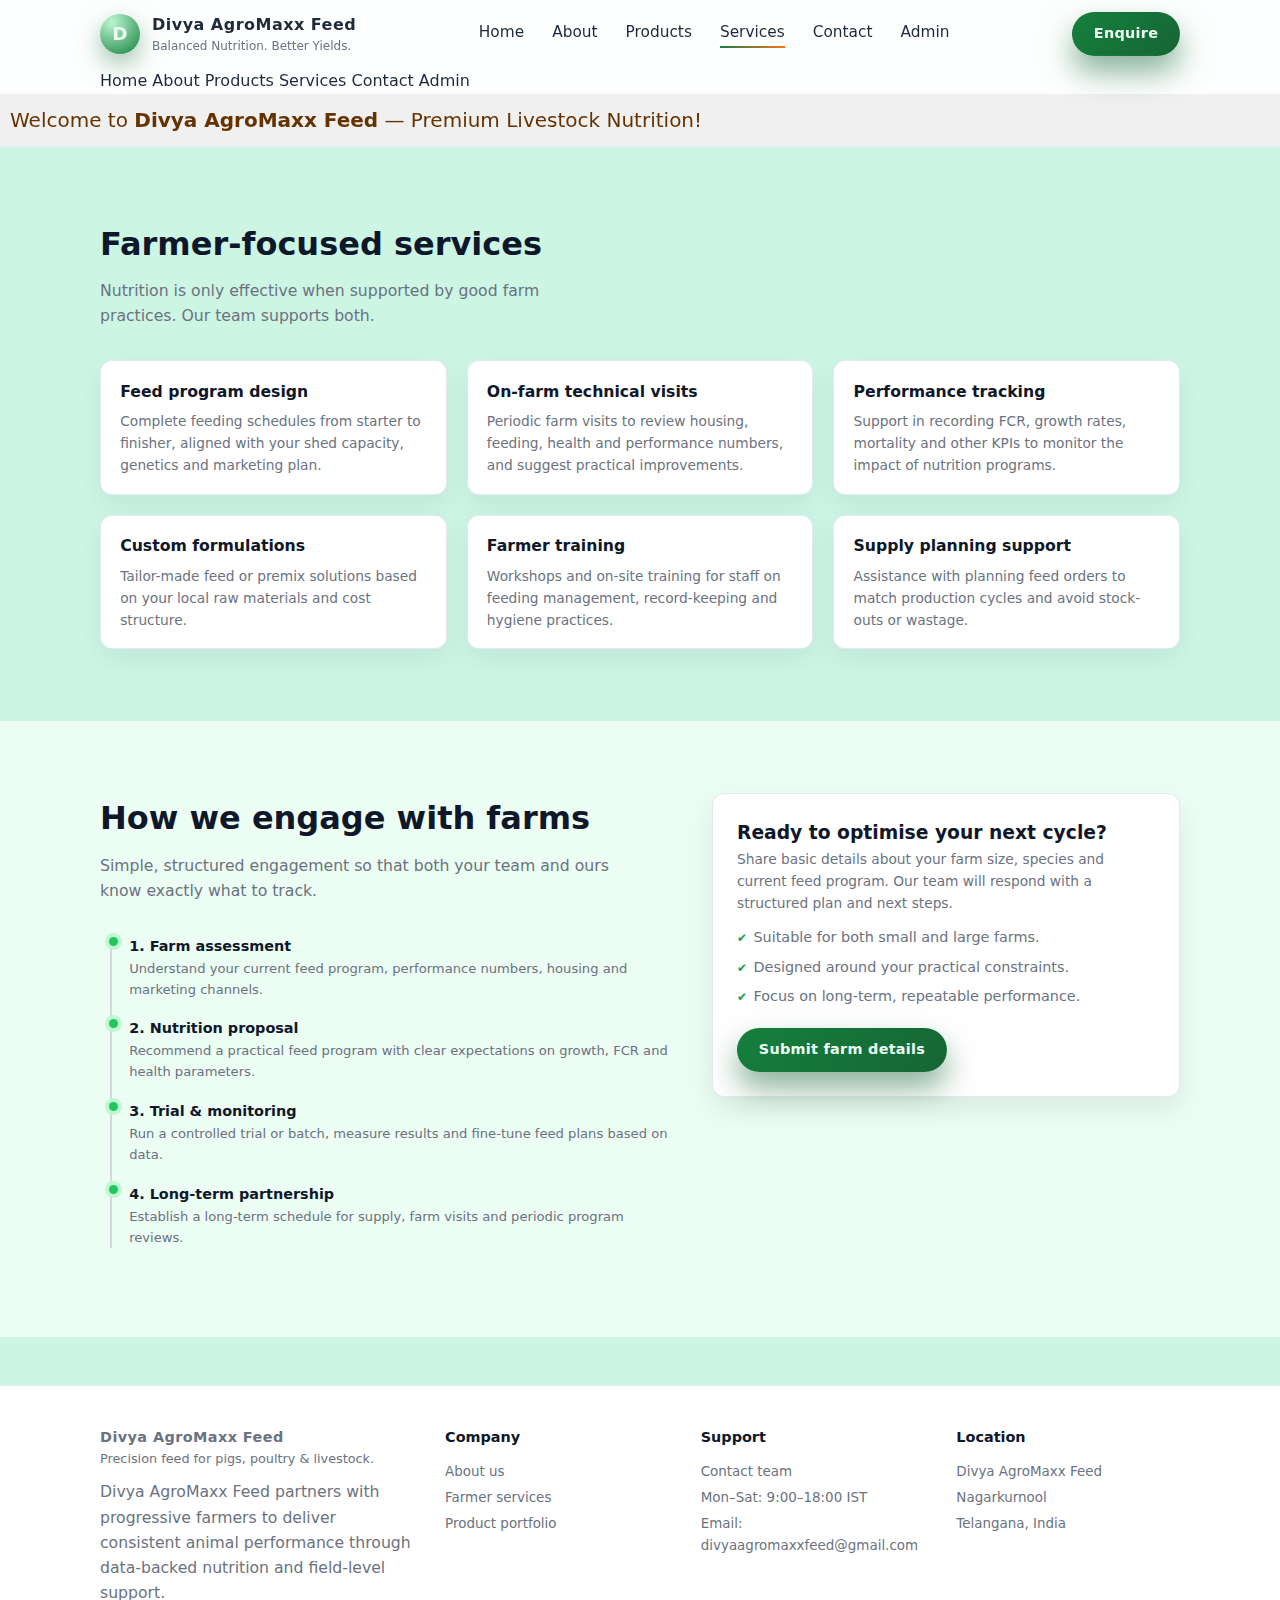
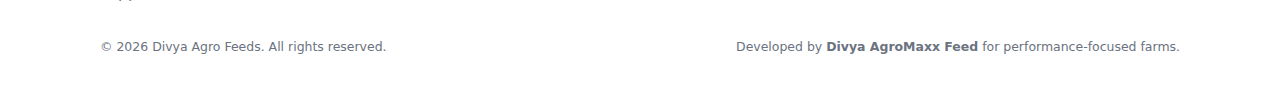
<file: services.html>
<!doctype html>
<html lang="en">
<head>
  <meta charset="utf-8">
  <title>Services | Divya AgroMaxx Feed</title>
  <meta name="viewport" content="width=device-width,initial-scale=1">
  <meta name="description" content="Divya AgroMaxx Feed provides on-farm technical advisory, feed program design and performance monitoring services.">
  <link rel="stylesheet" href="style.css">
</head>
<body>

<!-- HEADER (Services active) -->
<header class="site-header">
  <div class="container">
    <nav class="navbar">
      <div class="nav-left">
        <div class="brand-mark">D</div>
        <div class="brand-text">
          <span>Divya AgroMaxx Feed</span>
          <span>Balanced Nutrition. Better Yields.</span>
        </div>
      </div>
    <div class="nav-links">
        <a href="index.html">Home</a>
        <a href="about.html">About</a>
        <a href="products.html">Products</a>
        <a href="services.html" class="active">Services</a>
        <a href="contact.html">Contact</a>
        <a href="Login.html">Admin</a>
      </div>

      <div class="nav-cta">
      <!----  <div class="phone">Helpline: <strong>+91-9966966538</strong></div>  ------>
        <a href="contact.html" class="btn btn-primary">Enquire</a>
      </div>
      <button class="nav-toggle" aria-label="Toggle navigation">
        <span></span>
      </button>
    </nav>
  <div class="mobile-nav">
      <div class="mobile-nav-inner">
        <a href="index.html">Home</a>
        <a href="about.html">About</a>
        <a href="products.html">Products</a>
        <a href="services.html">Services</a>
        <a href="contact.html">Contact</a>
        <a href="Login.html">Admin</a>
      </div> 
    </div>
  </div>
  <div class="scroll-container">
  <div class="scroll-text">Welcome to <b>Divya AgroMaxx Feed</b> — Premium Livestock Nutrition!</div>
</div>
</header>

<main>
  <section class="section">
    <div class="container">
      <div class="section-heading">
        <h2>Farmer-focused services</h2>
        <p>Nutrition is only effective when supported by good farm practices. Our team supports both.</p>
      </div>

      <div class="service-grid">
        <div class="service-card">
          <h3>Feed program design</h3>
          <p>Complete feeding schedules from starter to finisher, aligned with your shed capacity, genetics and marketing plan.</p>
        </div>
        <div class="service-card">
          <h3>On-farm technical visits</h3>
          <p>Periodic farm visits to review housing, feeding, health and performance numbers, and suggest practical improvements.</p>
        </div>
        <div class="service-card">
          <h3>Performance tracking</h3>
          <p>Support in recording FCR, growth rates, mortality and other KPIs to monitor the impact of nutrition programs.</p>
        </div>
        <div class="service-card">
          <h3>Custom formulations</h3>
          <p>Tailor-made feed or premix solutions based on your local raw materials and cost structure.</p>
        </div>
        <div class="service-card">
          <h3>Farmer training</h3>
          <p>Workshops and on-site training for staff on feeding management, record-keeping and hygiene practices.</p>
        </div>
        <div class="service-card">
          <h3>Supply planning support</h3>
          <p>Assistance with planning feed orders to match production cycles and avoid stock-outs or wastage.</p>
        </div>
      </div>
    </div>
  </section>

  <section class="section" style="background:var(--bg-light);">
    <div class="container">
      <div class="split">
        <div>
          <div class="section-heading">
            <h2>How we engage with farms</h2>
            <p>Simple, structured engagement so that both your team and ours know exactly what to track.</p>
          </div>
          <div class="timeline">
            <div class="timeline-item">
              <h4>1. Farm assessment</h4>
              <p>Understand your current feed program, performance numbers, housing and marketing channels.</p>
            </div>
            <div class="timeline-item">
              <h4>2. Nutrition proposal</h4>
              <p>Recommend a practical feed program with clear expectations on growth, FCR and health parameters.</p>
            </div>
            <div class="timeline-item">
              <h4>3. Trial & monitoring</h4>
              <p>Run a controlled trial or batch, measure results and fine-tune feed plans based on data.</p>
            </div>
            <div class="timeline-item">
              <h4>4. Long-term partnership</h4>
              <p>Establish a long-term schedule for supply, farm visits and periodic program reviews.</p>
            </div>
          </div>
        </div>

        <div class="card">
          <h3>Ready to optimise your next cycle?</h3>
          <p class="text-muted">
            Share basic details about your farm size, species and current feed program. Our team will respond with a structured plan and next steps.
          </p>
          <ul class="checklist">
            <li>Suitable for both small and large farms.</li>
            <li>Designed around your practical constraints.</li>
            <li>Focus on long-term, repeatable performance.</li>
          </ul>
          <a href="contact.html" class="btn btn-primary" style="margin-top:0.8rem;">Submit farm details</a>
        </div>
      </div>
    </div>
  </section>
</main>

<!-- FOOTER -->
<footer class="site-footer">
  <div class="container">
    <div class="footer-grid">
      <div class="footer-brand">
        <div class="brand-text" style="margin-bottom:0.6rem;">
          <span>Divya AgroMaxx Feed</span>
          <span style="font-size:0.8rem;">Precision feed for pigs, poultry & livestock.</span>
        </div>
        <p>Divya AgroMaxx Feed partners with progressive farmers to deliver consistent animal performance through data-backed nutrition and field-level support.</p>
      </div>
      <div>
        <div class="footer-heading">Company</div>
        <ul class="footer-links">
          <li><a href="about.html">About us</a></li>
          <li><a href="services.html">Farmer services</a></li>
          <li><a href="products.html">Product portfolio</a></li>
        </ul>
      </div>
      <div>
        <div class="footer-heading">Support</div>
        <ul class="footer-links">
          <li><a href="contact.html">Contact team</a></li>
          <li><span>Mon–Sat: 9:00–18:00 IST</span></li>
          <li><span>Email: divyaagromaxxfeed@gmail.com</span></li>
        </ul>
      </div>
      <div>
        <div class="footer-heading">Location</div>
        <ul class="footer-links">
          <li>Divya AgroMaxx Feed</li>
          <li>Nagarkurnool</li>
          <li> Telangana, India</li>
        </ul>
      </div>
    </div>
    <div class="footer-bottom">
      <span>© <span id="yearSpan">2025</span> Divya Agro Feeds. All rights reserved.</span>
      <span>Developed by <b>Divya AgroMaxx Feed</b> for performance-focused farms.</span>
    </div>
  </div>
</footer>

<script>
  const y = document.getElementById("yearSpan");
  if (y) y.textContent = new Date().getFullYear();
</script>
<script src="main.js"></script>
</body>
</html>
</file>
<file: style.css>
/* ========== Global reset & base ========== */
*,
*::before,
*::after {
  box-sizing: border-box;
  margin: 0;
  padding: 0;
}

html {
  scroll-behavior: smooth;
}

body {
  font-family: system-ui, -apple-system, BlinkMacSystemFont, "Segoe UI", sans-serif;
  color: #1e293b;
  background: #ccf5e4;
  line-height: 1.6;
}

/* Color system */
:root {
  --primary: #15803d;        /* agro green */
  --primary-dark: #166534;
  --accent: #f97316;         /* highlight orange */
  --bg-light: #ecfdf3;
  --border: #e5e7eb;
  --text-muted: #6b7280;
  --max-width: 1120px;
  --radius-md: 0.75rem;
  --shadow-soft: 0 18px 45px rgba(15, 23, 42, 0.12);
}

/* Layout helpers */
.container {
  width: 100%;
  max-width: var(--max-width);
  margin: 0 auto;
  padding: 0 1.25rem;
}

.section {
  padding: 4.5rem 0;
}

.section-heading {
  margin-bottom: 2rem;
}

.section-heading h2 {
  font-size: 2rem;
  font-weight: 700;
  color: #0f172a;
}

.section-heading p {
  margin-top: 0.5rem;
  color: var(--text-muted);
  max-width: 32rem;
}

/* Typography */
h1, h2, h3, h4 {
  font-weight: 700;
  color: #0f172a;
}

a {
  color: inherit;
  text-decoration: none;
}

p {
  font-size: 0.98rem;
}

/* ========== Header & Navigation ========== */
.site-header {
  position: sticky;
  top: 0;
  z-index: 40;
  background: rgba(255, 255, 255, 0.96);
  backdrop-filter: blur(18px);
  border-bottom: 1px solid rgba(226, 232, 240, 0.8);
}

.navbar {
  display: flex;
  align-items: center;
  justify-content: space-between;
  height: 4.25rem;
}

.nav-left {
  display: flex;
  align-items: center;
  gap: 0.75rem;
}

.brand-mark {
  width: 40px;
  height: 40px;
  border-radius: 999px;
  background: radial-gradient(circle at 30% 20%, #bbf7d0, #15803d);
  display: flex;
  align-items: center;
  justify-content: center;
  color: #ecfdf3;
  font-weight: 800;
  font-size: 1.15rem;
  box-shadow: 0 10px 25px rgba(22, 101, 52, 0.4);
}

.brand-text {
  display: flex;
  flex-direction: column;
}

.brand-text span:first-child {
  font-weight: 700;
  letter-spacing: 0.03em;
}

.brand-text span:last-child {
  font-size: 0.75rem;
  color: var(--text-muted);
}

.nav-links {
  display: flex;
  align-items: center;
  gap: 1.75rem;
  font-size: 0.96rem;
}

.nav-links a {
  position: relative;
  padding-bottom: 0.25rem;
}

.nav-links a::after {
  content: "";
  position: absolute;
  left: 0;
  bottom: 0;
  width: 0;
  height: 2px;
  background: linear-gradient(to right, var(--primary), var(--accent));
  transition: width 0.2s ease-out;
}

.nav-links a:hover::after,
.nav-links a.active::after {
  width: 100%;
}

.nav-cta {
  display: flex;
  align-items: center;
  gap: 0.75rem;
}

.nav-cta .phone {
  font-size: 0.85rem;
  color: var(--text-muted);
}

.nav-cta .phone strong {
  color: #0f172a;
}

/* Mobile nav */
.nav-toggle {
  display: none;
  border: none;
  background: transparent;
  cursor: pointer;
}

.nav-toggle span {
  display: block;
  width: 22px;
  height: 2px;
  border-radius: 999px;
  background: #0f172a;
  position: relative;
}

.nav-toggle span::before,
.nav-toggle span::after {
  content: "";
  position: absolute;
  left: 0;
  width: 22px;
  height: 2px;
  border-radius: 999px;
  background: #0f172a;
}

.nav-toggle span::before {
  top: -6px;
}

.nav-toggle span::after {
  top: 6px;
}

/* ========== Buttons ========== */
.btn {
  display: inline-flex;
  align-items: center;
  justify-content: center;
  gap: 0.4rem;
  padding: 0.6rem 1.3rem;
  border-radius: 999px;
  border: 1px solid transparent;
  font-size: 0.9rem;
  font-weight: 600;
  letter-spacing: 0.02em;
  cursor: pointer;
  transition: all 0.18s ease-out;
}

.btn-primary {
  background: linear-gradient(135deg, var(--primary), var(--primary-dark));
  color: #ecfdf3;
  box-shadow: 0 16px 30px rgba(22, 101, 52, 0.5);
}

.btn-primary:hover {
  transform: translateY(-1px);
  box-shadow: 0 22px 40px rgba(22, 101, 52, 0.6);
}

.btn-outline {
  background: #ffffff;
  border-color: #cbd5f5;
  color: #0f172a;
}

.btn-outline:hover {
  border-color: var(--primary);
  color: var(--primary-dark);
}

/* ========== Hero (home only) ========== */
.hero {
  padding: 3.5rem 0 4.5rem;
}

.hero-inner {
  display: grid;
  grid-template-columns: minmax(0, 1.3fr) minmax(0, 1fr);
  gap: 3rem;
  align-items: center;
}

.hero-kicker {
  display: inline-flex;
  align-items: center;
  gap: 0.5rem;
  padding: 0.15rem 0.8rem;
  border-radius: 999px;
  border: 1px solid rgba(22, 163, 74, 0.16);
  background: rgba(240, 253, 244, 0.9);
  color: #166534;
  font-size: 0.75rem;
  font-weight: 600;
  margin-bottom: 0.9rem;
}

.hero-kicker span.dot {
  width: 7px;
  height: 7px;
  border-radius: 999px;
  background: #16a34a;
}

.hero h1 {
  font-size: clamp(2.3rem, 3vw + 1.6rem, 3.1rem);
  line-height: 1.05;
}

.hero h1 span.highlight {
  background: linear-gradient(135deg, #15803d, #16a34a, #f97316);
 -webkit-background-clip: text;
  color: transparent;
}

.hero-subtitle {
  margin-top: 1rem;
  color: var(--text-muted);
  max-width: 34rem;
}

.hero-metas {
  margin-top: 1.4rem;
  display: flex;
  flex-wrap: wrap;
  gap: 1.1rem;
  color: var(--text-muted);
  font-size: 0.88rem;
}

.hero-metas span {
  display: inline-flex;
  align-items: center;
  gap: 0.4rem;
}

.hero-metas span::before {
  content: "•";
  color: var(--primary);
}

.hero-actions {
  margin-top: 1.8rem;
  display: flex;
  flex-wrap: wrap;
  gap: 0.75rem;
}

.hero-footnote {
  margin-top: 1.4rem;
  font-size: 0.8rem;
  color: var(--text-muted);
}

/* Hero illustration */
.hero-visual {
  position: relative;
}

.hero-card {
  background: radial-gradient(circle at top left, #ecfdf3, #dcfce7);
  border-radius: 1.4rem;
  padding: 1.5rem;
  box-shadow: var(--shadow-soft);
  position: relative;
  overflow: hidden;
}

.hero-badge {
  display: inline-flex;
  align-items: center;
  gap: 0.6rem;
  padding: 0.35rem 0.75rem;
  border-radius: 999px;
  background: rgba(22, 163, 74, 0.1);
  color: #166534;
  font-size: 0.75rem;
  margin-bottom: 1rem;
}

.hero-badge span.icon {
  width: 18px;
  height: 18px;
  border-radius: 999px;
  background: #16a34a;
  color: #ecfdf3;
  display: flex;
  align-items: center;
  justify-content: center;
  font-size: 0.76rem;
}

.hero-metric {
  display: flex;
  justify-content: space-between;
  align-items: center;
  margin-bottom: 1.3rem;
}

.hero-metric h3 {
  font-size: 1rem;
}

.hero-metric p {
  font-size: 0.86rem;
  color: var(--text-muted);
}

.hero-metric strong {
  display: block;
  font-size: 1.4rem;
  color: #16a34a;
}

.hero-strip {
  display: grid;
  grid-template-columns: repeat(2, minmax(0, 1fr));
  gap: 0.75rem;
}

.hero-strip-item {
  background: rgba(255, 255, 255, 0.85);
  border-radius: 1rem;
  padding: 0.7rem 0.9rem;
  font-size: 0.78rem;
  display: flex;
  flex-direction: column;
  gap: 0.25rem;
}

.hero-strip-item span.label {
  color: var(--text-muted);
}

.hero-strip-item span.value {
  font-weight: 600;
  color: #166534;
}

/* ========== Feature grid (home) ========== */
.features-grid {
  display: grid;
  grid-template-columns: repeat(3, minmax(0, 1fr));
  gap: 1.5rem;
}

.feature-card {
  background: #ffffff;
  border-radius: var(--radius-md);
  padding: 1.25rem;
  border: 1px solid rgba(226, 232, 240, 0.9);
  box-shadow: 0 12px 35px rgba(15, 23, 42, 0.06);
}

.feature-icon {
  width: 34px;
  height: 34px;
  border-radius: 999px;
  background: rgba(22, 163, 74, 0.1);
  color: #166534;
  display: flex;
  align-items: center;
  justify-content: center;
  font-size: 1rem;
  margin-bottom: 0.75rem;
}

.feature-card h3 {
  font-size: 1rem;
  margin-bottom: 0.3rem;
}

.feature-card p {
  font-size: 0.86rem;
  color: var(--text-muted);
}

/* ========== Product cards ========== */
.product-grid {
  display: grid;
  grid-template-columns: repeat(3, minmax(0, 1fr));
  gap: 1.5rem;
}

.product-card {
  background: #ffffff;
  border-radius: var(--radius-md);
  border: 1px solid rgba(226, 232, 240, 0.95);
  overflow: hidden;
  display: flex;
  flex-direction: column;
  box-shadow: 0 14px 32px rgba(15, 23, 42, 0.07);
}

.product-media {
  height: 160px;
  background: linear-gradient(135deg, #166534, #22c55e);
}

.product-body {
  padding: 1rem 1.15rem 1.1rem;
  display: flex;
  flex-direction: column;
  gap: 0.45rem;
}

.product-tag {
  display: inline-flex;
  align-items: center;
  gap: 0.3rem;
  padding: 0.15rem 0.55rem;
  border-radius: 999px;
  background: #ecfdf3;
  color: #166534;
  font-size: 0.72rem;
}

.product-name {
  font-size: 0.98rem;
  font-weight: 600;
}

.product-meta {
  font-size: 0.8rem;
  color: var(--text-muted);
}

.product-footer {
  margin-top: 0.7rem;
  display: flex;
  justify-content: space-between;
  align-items: center;
  font-size: 0.78rem;
}

/* ========== Layout sections (about, services, etc.) ========== */
.split {
  display: grid;
  grid-template-columns: minmax(0, 1.1fr) minmax(0, 0.9fr);
  gap: 2.5rem;
  align-items: flex-start;
}

.card {
  background: #ffffff;
  border-radius: var(--radius-md);
  padding: 1.5rem;
  border: 1px solid rgba(226, 232, 240, 0.95);
  box-shadow: 0 12px 30px rgba(15, 23, 42, 0.08);
}

/* Lists */
.checklist {
  list-style: none;
  margin-top: 0.75rem;
}

.checklist li {
  display: flex;
  align-items: flex-start;
  gap: 0.4rem;
  font-size: 0.9rem;
  color: var(--text-muted);
  margin-bottom: 0.4rem;
}

.checklist li::before {
  content: "✔";
  color: #16a34a;
  font-size: 0.75rem;
  margin-top: 0.18rem;
}

/* Stats row */
.stats-row {
  display: flex;
  flex-wrap: wrap;
  gap: 1.25rem;
  margin-top: 1.25rem;
}

.stat-pill {
  padding: 0.45rem 0.9rem;
  border-radius: 999px;
  background: #ecfdf3;
  font-size: 0.8rem;
  color: #166534;
}

/* ========== Services & timeline ========== */
.service-grid {
  display: grid;
  grid-template-columns: repeat(3, minmax(0, 1fr));
  gap: 1.25rem;
}

.service-card {
  background: #ffffff;
  border-radius: var(--radius-md);
  padding: 1.1rem 1.2rem;
  border: 1px solid rgba(226, 232, 240, 0.95);
  box-shadow: 0 10px 26px rgba(15, 23, 42, 0.06);
}

.service-card h3 {
  font-size: 0.98rem;
  margin-bottom: 0.4rem;
}

.service-card p {
  font-size: 0.86rem;
  color: var(--text-muted);
}

/* Simple vertical timeline */
.timeline {
  border-left: 2px solid rgba(209, 213, 219, 0.9);
  margin-left: 0.6rem;
  padding-left: 1.1rem;
}

.timeline-item {
  margin-bottom: 1.1rem;
  position: relative;
}

.timeline-item::before {
  content: "";
  position: absolute;
  left: -1.25rem;
  top: 0.12rem;
  width: 9px;
  height: 9px;
  border-radius: 999px;
  background: #22c55e;
  box-shadow: 0 0 0 4px rgba(187, 247, 208, 0.9);
}

.timeline-item h4 {
  font-size: 0.9rem;
}

.timeline-item p {
  font-size: 0.82rem;
  color: var(--text-muted);
}

/* ========== Contact / form ========== */
.contact-wrapper {
  display: grid;
  grid-template-columns: minmax(0, 1.1fr) minmax(0, 0.9fr);
  gap: 2rem;
}

.contact-card {
  background: #ffffff;
  border-radius: var(--radius-md);
  border: 1px solid rgba(226, 232, 240, 0.95);
  padding: 1.5rem;
  box-shadow: 0 12px 30px rgba(15, 23, 42, 0.08);
}

.form-grid {
  display: grid;
  grid-template-columns: repeat(2, minmax(0, 1fr));
  gap: 0.75rem 1rem;
}

.form-group {
  display: flex;
  flex-direction: column;
  gap: 0.3rem;
  font-size: 0.85rem;
}

.form-group.full {
  grid-column: 1 / -1;
}

label {
  color: #0f172a;
  font-weight: 500;
}

input,
select,
textarea {
  border-radius: 0.65rem;
  border: 1px solid #d1d5db;
  padding: 0.5rem 0.6rem;
  font-size: 0.9rem;
  outline: none;
  transition: border-color 0.16s ease-out, box-shadow 0.16s ease-out;
  font-family: inherit;
  resize: vertical;
  min-height: 38px;
}

input:focus,
select:focus,
textarea:focus {
  border-color: #16a34a;
  box-shadow: 0 0 0 1px rgba(34, 197, 94, 0.28);
}

/* Simple badges for contact info */
.contact-badge {
  padding: 0.35rem 0.6rem;
  border-radius: 999px;
  background: #ecfdf3;
  font-size: 0.78rem;
  color: #000000;
  display: inline-flex;
  align-items: center;
  gap: 0.4rem;
}

/* ========== Footer ========== */
.site-footer {
  margin-top: 3rem;
  padding: 2.5rem 0 2rem;
  border-top: 1px solid rgba(226, 232, 240, 0.9);
  background: #ffffff;
}

.footer-grid {
  display: grid;
  grid-template-columns: 1.4fr repeat(3, minmax(0, 1fr));
  gap: 2rem;
}

.footer-brand {
  font-size: 0.9rem;
  color: var(--text-muted);
}

.footer-heading {
  font-size: 0.9rem;
  font-weight: 600;
  margin-bottom: 0.7rem;
  color: #0f172a;
}

.footer-links {
  list-style: none;
  font-size: 0.84rem;
  color: var(--text-muted);
}

.footer-links li + li {
  margin-top: 0.3rem;
}

.footer-bottom {
  margin-top: 2rem;
  display: flex;
  justify-content: space-between;
  flex-wrap: wrap;
  font-size: 0.78rem;
  color: var(--text-muted);
}

/* ========== Utilities ========== */
.badge-soft {
  display: inline-flex;
  align-items: center;
  gap: 0.3rem;
  padding: 0.2rem 0.55rem;
  border-radius: 999px;
  background: #eff6ff;
  color: #1d4ed8;
  font-size: 0.74rem;
}

.text-muted {
  color: var(--text-muted);
  font-size: 0.86rem;
}

.chip-row {
  display: flex;
  flex-wrap: wrap;
  gap: 0.4rem;
  margin-top: 0.7rem;
}

.chip {
  padding: 0.2rem 0.55rem;
  border-radius: 999px;
  background: #f3f4f6;
  font-size: 0.76rem;
}

/* ========== Responsive ========== */
@media (max-width: 960px) {
  .hero-inner,
  .split,
  .contact-wrapper {
    grid-template-columns: minmax(0, 1fr);
  }

  .hero-visual {
    order: -1;
  }

  .features-grid,
  .product-grid,
  .service-grid {
    grid-template-columns: repeat(2, minmax(0, 1fr));
  }

  .footer-grid {
    grid-template-columns: repeat(2, minmax(0, 1fr));
  }
}

@media (max-width: 720px) {
  .nav-links,
  .nav-cta {
    display: none;
  }

  .nav-toggle {
    display: block;
  }

  .mobile-nav {
    display: none;
    position: absolute;
    top: 4.25rem;
    left: 0;
    right: 0;
    background: #ffffff;
    border-bottom: 1px solid rgba(226, 232, 240, 0.9);
    box-shadow: 0 18px 40px rgba(15, 23, 42, 0.12);
  }

  .mobile-nav.open {
    display: block;
  }

  .mobile-nav-inner {
    padding: 0.75rem 1.25rem 1rem;
  }

  .mobile-nav-inner a {
    display: block;
    padding: 0.55rem 0;
    font-size: 0.95rem;
    border-bottom: 1px solid rgba(243, 244, 246, 0.9);
  }

  .mobile-nav-inner a:last-child {
    border-bottom: none;
  }

  .hero {
    padding: 2.6rem 0 3.4rem;
  }

  .section {
    padding: 3.1rem 0;
  }

  .features-grid,
  .product-grid,
  .service-grid,
  .footer-grid {
    grid-template-columns: minmax(0, 1fr);
  }

  .form-grid {
    grid-template-columns: minmax(0, 1fr);
  }

  .site-footer {
    padding-top: 2rem;
  }
}

.scroll-container {
  width: 100%;
  overflow: hidden;
  background: #f0f0f0;
  padding: 10px;
}

.scroll-text {
  display: inline-block;
  white-space: nowrap;
  animation: scroll-left 30s linear infinite;
  font-size: 20px;
  color: #663300;
}

@keyframes scroll-left {
  0% {
    transform: translateX(100%);
  }
  100% {
    transform: translateX(-100%);
  }
}
</file>
